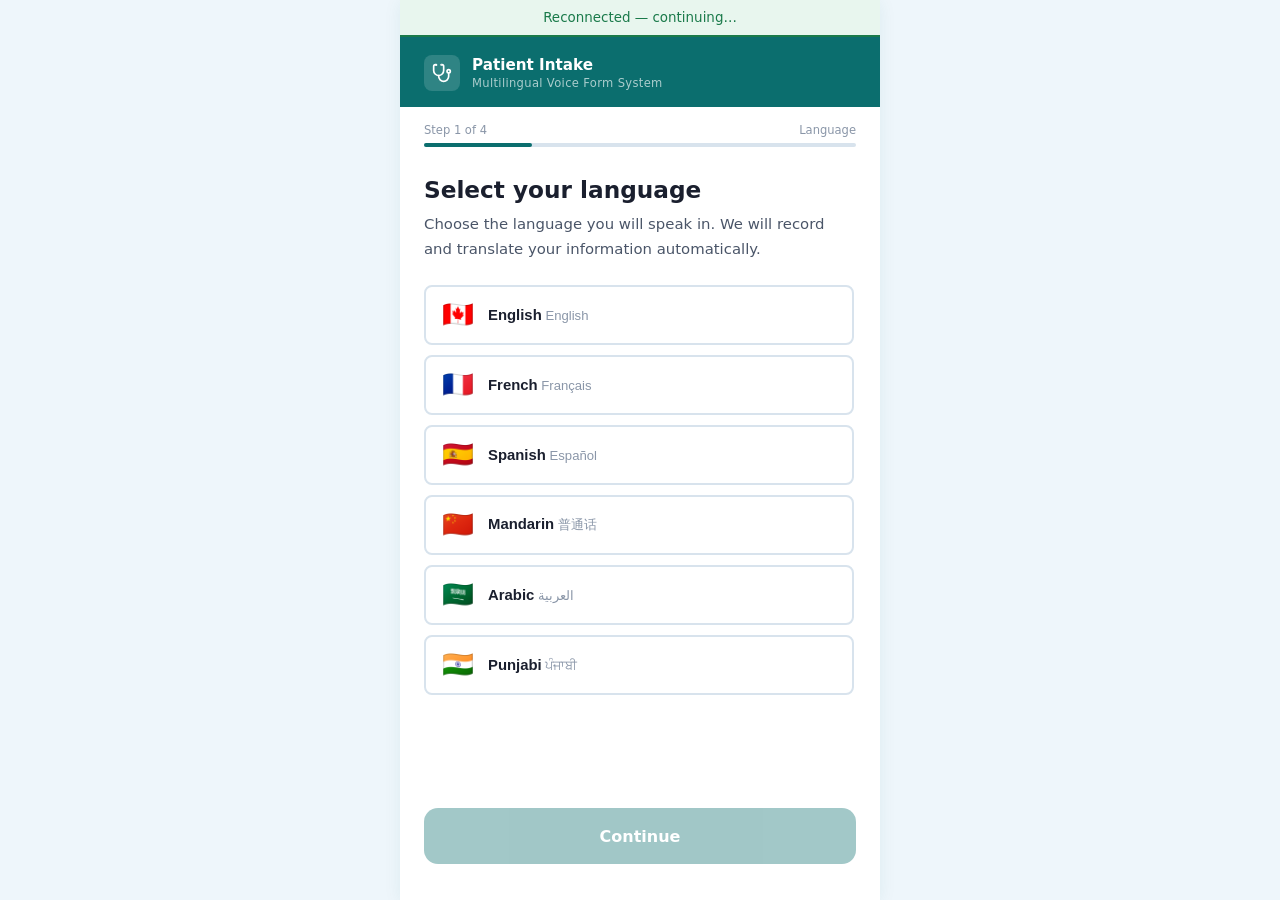
<file: static/index.html>
<!DOCTYPE html>
<html lang="en">
<head>
  <meta charset="UTF-8" />
  <meta name="viewport" content="width=device-width, initial-scale=1.0" />
  <title>Patient Intake — MVFHIS</title>
  <!--
    Azure Easy Auth intercepts this page before it loads.
    If no valid session exists, the patient is redirected to
    Microsoft Entra External ID login automatically.
    This redirect only runs if the session is already valid.
  -->
  <meta http-equiv="refresh" content="0;url=screen2-language.html" />
</head>
<body>
  <p>Loading…</p>
</body>
</html>
</file>
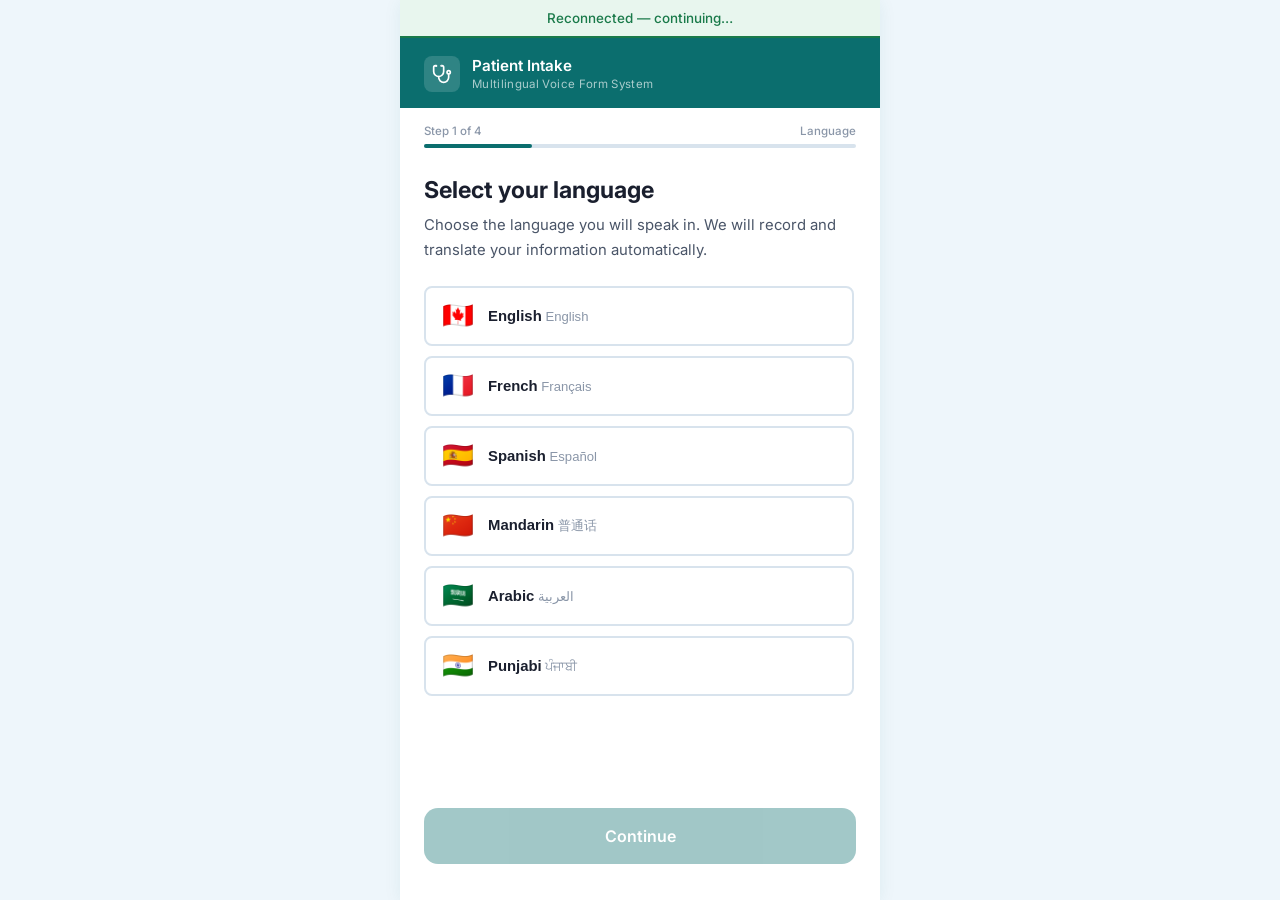
<file: static/screen2-language.html>
<!DOCTYPE html>
<html lang="en">
<head>
  <meta charset="UTF-8" />
  <meta name="viewport" content="width=device-width, initial-scale=1.0" />
  <title>Select Language — Patient Intake</title>
  <link rel="stylesheet" href="css/styles.css" />
</head>
<body>

<div class="shell">

  <div class="network-banner" id="network-banner"></div>

  <header class="header">
    <div class="header-icon" aria-hidden="true">
      <!-- Stethoscope icon -->
      <svg width="20" height="20" viewBox="0 0 24 24" fill="none"
           stroke="white" stroke-width="2" stroke-linecap="round" stroke-linejoin="round">
        <path d="M4.8 2.3A.3.3 0 1 0 5 2H4a2 2 0 0 0-2 2v5a6 6 0 0 0 6 6 6 6 0 0 0 6-6V4a2 2 0 0 0-2-2h-1a.2.2 0 1 0 .3.3"/>
        <path d="M8 15v1a6 6 0 0 0 6 6v0a6 6 0 0 0 6-6v-4"/>
        <circle cx="20" cy="10" r="2"/>
      </svg>
    </div>
    <div class="header-text">
      <div class="header-title">Patient Intake</div>
      <div class="header-sub">Multilingual Voice Form System</div>
    </div>
  </header>

  <div class="progress-wrap">
    <div class="progress-label">
      <span>Step 1 of 4</span>
      <span>Language</span>
    </div>
    <div class="progress-bar" role="progressbar" aria-valuenow="25" aria-valuemin="0" aria-valuemax="100">
      <div class="progress-fill" style="width:25%"></div>
      <!-- Step 1: Language (25%) — PRD Screen 2 -->
    </div>
  </div>

  <main class="main">
    <h1 class="screen-title">Select your language</h1>
    <p class="screen-desc">
      Choose the language you will speak in. We will record and translate your information automatically.
    </p>

    <div class="lang-list" role="group" aria-label="Select a language">

      <button class="lang-card" data-language="English" data-code="en-CA"
              aria-pressed="false" type="button">
        <span class="lang-flag" aria-hidden="true">🇨🇦</span>
        <span class="lang-names">
          <span class="lang-name">English</span>
          <span class="lang-native">English</span>
        </span>
        <svg class="lang-check" width="20" height="20" viewBox="0 0 24 24" fill="none"
             stroke="var(--teal)" stroke-width="2.5" stroke-linecap="round" stroke-linejoin="round" aria-hidden="true">
          <polyline points="20 6 9 17 4 12"/>
        </svg>
      </button>

      <button class="lang-card" data-language="French" data-code="fr-FR"
              aria-pressed="false" type="button">
        <span class="lang-flag" aria-hidden="true">🇫🇷</span>
        <span class="lang-names">
          <span class="lang-name">French</span>
          <span class="lang-native">Français</span>
        </span>
        <svg class="lang-check" width="20" height="20" viewBox="0 0 24 24" fill="none"
             stroke="var(--teal)" stroke-width="2.5" stroke-linecap="round" stroke-linejoin="round" aria-hidden="true">
          <polyline points="20 6 9 17 4 12"/>
        </svg>
      </button>

      <button class="lang-card" data-language="Spanish" data-code="es-ES"
              aria-pressed="false" type="button">
        <span class="lang-flag" aria-hidden="true">🇪🇸</span>
        <span class="lang-names">
          <span class="lang-name">Spanish</span>
          <span class="lang-native">Español</span>
        </span>
        <svg class="lang-check" width="20" height="20" viewBox="0 0 24 24" fill="none"
             stroke="var(--teal)" stroke-width="2.5" stroke-linecap="round" stroke-linejoin="round" aria-hidden="true">
          <polyline points="20 6 9 17 4 12"/>
        </svg>
      </button>

      <button class="lang-card" data-language="Mandarin" data-code="zh-CN"
              aria-pressed="false" type="button">
        <span class="lang-flag" aria-hidden="true">🇨🇳</span>
        <span class="lang-names">
          <span class="lang-name">Mandarin</span>
          <span class="lang-native">普通话</span>
        </span>
        <svg class="lang-check" width="20" height="20" viewBox="0 0 24 24" fill="none"
             stroke="var(--teal)" stroke-width="2.5" stroke-linecap="round" stroke-linejoin="round" aria-hidden="true">
          <polyline points="20 6 9 17 4 12"/>
        </svg>
      </button>

      <button class="lang-card" data-language="Arabic" data-code="ar-SA"
              aria-pressed="false" type="button">
        <span class="lang-flag" aria-hidden="true">🇸🇦</span>
        <span class="lang-names">
          <span class="lang-name">Arabic</span>
          <span class="lang-native">العربية</span>
        </span>
        <svg class="lang-check" width="20" height="20" viewBox="0 0 24 24" fill="none"
             stroke="var(--teal)" stroke-width="2.5" stroke-linecap="round" stroke-linejoin="round" aria-hidden="true">
          <polyline points="20 6 9 17 4 12"/>
        </svg>
      </button>

      <button class="lang-card" data-language="Punjabi" data-code="pa-IN"
              aria-pressed="false" type="button">
        <span class="lang-flag" aria-hidden="true">🇮🇳</span>
        <span class="lang-names">
          <span class="lang-name">Punjabi</span>
          <span class="lang-native">ਪੰਜਾਬੀ</span>
        </span>
        <svg class="lang-check" width="20" height="20" viewBox="0 0 24 24" fill="none"
             stroke="var(--teal)" stroke-width="2.5" stroke-linecap="round" stroke-linejoin="round" aria-hidden="true">
          <polyline points="20 6 9 17 4 12"/>
        </svg>
      </button>

      <button class="lang-card" data-language="Tagalog" data-code="fil-PH"
              aria-pressed="false" type="button">
        <span class="lang-flag" aria-hidden="true">🇵🇭</span>
        <span class="lang-names">
          <span class="lang-name">Tagalog</span>
          <span class="lang-native">Tagalog</span>
        </span>
        <svg class="lang-check" width="20" height="20" viewBox="0 0 24 24" fill="none"
             stroke="var(--teal)" stroke-width="2.5" stroke-linecap="round" stroke-linejoin="round" aria-hidden="true">
          <polyline points="20 6 9 17 4 12"/>
        </svg>
      </button>

      <button class="lang-card" data-language="Portuguese" data-code="pt-BR"
              aria-pressed="false" type="button">
        <span class="lang-flag" aria-hidden="true">🇧🇷</span>
        <span class="lang-names">
          <span class="lang-name">Portuguese</span>
          <span class="lang-native">Português</span>
        </span>
        <svg class="lang-check" width="20" height="20" viewBox="0 0 24 24" fill="none"
             stroke="var(--teal)" stroke-width="2.5" stroke-linecap="round" stroke-linejoin="round" aria-hidden="true">
          <polyline points="20 6 9 17 4 12"/>
        </svg>
      </button>

      <button class="lang-card" data-language="Hindi" data-code="hi-IN"
              aria-pressed="false" type="button">
        <span class="lang-flag" aria-hidden="true">🇮🇳</span>
        <span class="lang-names">
          <span class="lang-name">Hindi</span>
          <span class="lang-native">हिन्दी</span>
        </span>
        <svg class="lang-check" width="20" height="20" viewBox="0 0 24 24" fill="none"
             stroke="var(--teal)" stroke-width="2.5" stroke-linecap="round" stroke-linejoin="round" aria-hidden="true">
          <polyline points="20 6 9 17 4 12"/>
        </svg>
      </button>

      <button class="lang-card" data-language="Vietnamese" data-code="vi-VN"
              aria-pressed="false" type="button">
        <span class="lang-flag" aria-hidden="true">🇻🇳</span>
        <span class="lang-names">
          <span class="lang-name">Vietnamese</span>
          <span class="lang-native">Tiếng Việt</span>
        </span>
        <svg class="lang-check" width="20" height="20" viewBox="0 0 24 24" fill="none"
             stroke="var(--teal)" stroke-width="2.5" stroke-linecap="round" stroke-linejoin="round" aria-hidden="true">
          <polyline points="20 6 9 17 4 12"/>
        </svg>
      </button>

    </div>
  </main>

  <footer class="footer">
    <button class="btn btn-primary" id="continue-btn" disabled type="button">
      Continue
    </button>
  </footer>

</div>

<div class="modal-overlay" id="session-warning-modal" role="dialog" aria-modal="true" aria-labelledby="modal-title">
  <div class="modal">
    <div class="modal-handle"></div>
    <div class="modal-title" id="modal-title">Are you still there?</div>
    <p class="modal-body">
      To protect your privacy, your session will end in 2 minutes. Tap below to stay logged in.
    </p>
    <button class="btn btn-primary" onclick="SESSION.stayActive()" type="button">
      I'm still here
    </button>
  </div>
</div>

<script src="js/session.js"></script>
<script src="js/screen2.js"></script>
</body>
</html>
</file>
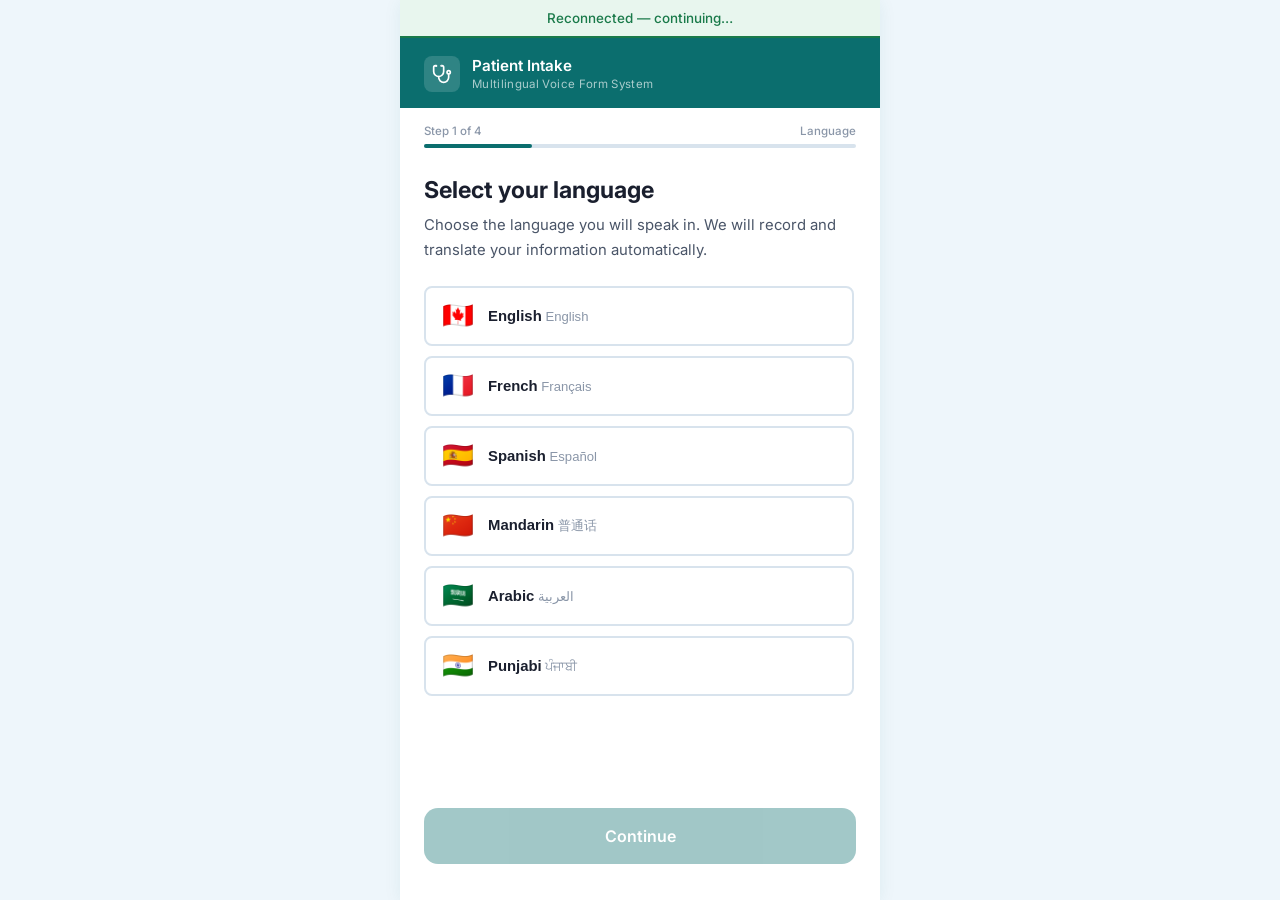
<file: static/screen3-record.html>
<!DOCTYPE html>
<html lang="en">
<head>
  <meta charset="UTF-8" />
  <meta name="viewport" content="width=device-width, initial-scale=1.0" />
  <title>Record Your Information — Patient Intake</title>
  <link rel="stylesheet" href="css/styles.css" />
</head>
<body>
<!--
  Screen 3 — Field-by-field voice recording (v2 spec)
  12 fields, one at a time. Each recording is converted to WAV and held in
  browser memory. Nothing is sent until all fields are done and the patient
  taps Submit — then all 12 labelled WAV clips go up in ONE request.
-->

<div class="shell">

  <div class="network-banner" id="network-banner"></div>

  <header class="header">
    <div class="header-icon" aria-hidden="true">
      <svg width="20" height="20" viewBox="0 0 24 24" fill="none"
           stroke="white" stroke-width="2" stroke-linecap="round" stroke-linejoin="round">
        <path d="M4.8 2.3A.3.3 0 1 0 5 2H4a2 2 0 0 0-2 2v5a6 6 0 0 0 6 6 6 6 0 0 0 6-6V4a2 2 0 0 0-2-2h-1a.2.2 0 1 0 .3.3"/>
        <path d="M8 15v1a6 6 0 0 0 6 6v0a6 6 0 0 0 6-6v-4"/>
        <circle cx="20" cy="10" r="2"/>
      </svg>
    </div>
    <div class="header-text">
      <div class="header-title">Patient Intake</div>
      <div class="header-sub">Multilingual Voice Form System</div>
    </div>
  </header>

  <div class="progress-wrap">
    <div class="progress-label">
      <span>Step 2 of 4</span>
      <span>Voice Recording</span>
    </div>
    <div class="progress-bar" role="progressbar" aria-valuenow="50" aria-valuemin="0" aria-valuemax="100">
      <div class="progress-fill" style="width:50%"></div>
    </div>
  </div>

  <main class="main">

    <!-- Field dot progress + counter -->
    <div class="field-progress">
      <div class="field-dots" id="field-dots" aria-hidden="true"></div>
      <div class="field-counter" id="field-counter">1 / 12</div>
    </div>

    <!-- Current field card -->
    <div class="field-card">
      <div class="field-number"  id="field-number">Field 1 of 12</div>
      <div class="field-label"   id="field-label">Patient Name</div>
      <div class="field-prompt"  id="field-prompt">Please say your full name.</div>
    </div>

    <!-- Permission denied -->
    <div class="permission-banner" id="permission-banner" role="alert">
      <strong>Microphone access is required.</strong><br />
      Please enable it in your phone settings, then come back and try again.
    </div>

    <div class="error-banner" id="error-banner" role="alert"></div>

    <!-- Answer saved confirmation -->
    <div class="confirm-banner" id="confirm-banner" role="status">
      <svg width="16" height="16" viewBox="0 0 24 24" fill="none"
           stroke="currentColor" stroke-width="2.5" stroke-linecap="round" aria-hidden="true">
        <polyline points="20 6 9 17 4 12"/>
      </svg>
      Answer saved — tap Next to continue
    </div>

    <!-- Record controls -->
    <div class="record-controls">
      <div class="waveform" id="waveform" aria-hidden="true">
        <span></span><span></span><span></span><span></span>
        <span></span><span></span><span></span>
      </div>

      <button class="record-btn" id="record-btn" type="button" aria-label="Tap to start recording">
        <svg width="38" height="38" viewBox="0 0 24 24" fill="none"
             stroke="white" stroke-width="2" stroke-linecap="round" stroke-linejoin="round" aria-hidden="true">
          <path d="M12 1a3 3 0 0 0-3 3v8a3 3 0 0 0 6 0V4a3 3 0 0 0-3-3z"/>
          <path d="M19 10v2a7 7 0 0 1-14 0v-2"/>
          <line x1="12" y1="19" x2="12" y2="23"/>
          <line x1="8"  y1="23" x2="16" y2="23"/>
        </svg>
        <span class="record-btn-label" id="record-btn-label">Tap to Record</span>
      </button>

      <div class="record-timer" id="record-timer" aria-live="polite">00:00</div>

      <div class="record-row">
        <button class="btn btn-danger btn-sm" id="stop-btn" disabled type="button">
          <svg width="14" height="14" viewBox="0 0 24 24" fill="currentColor" aria-hidden="true">
            <rect x="4" y="4" width="16" height="16" rx="2"/>
          </svg>
          Stop
        </button>
        <button class="btn btn-outline btn-sm" id="play-btn" disabled type="button">
          <svg width="14" height="14" viewBox="0 0 24 24" fill="currentColor" aria-hidden="true">
            <polygon points="5,3 19,12 5,21"/>
          </svg>
          Play Back
        </button>
        <button class="btn btn-outline btn-sm" id="rerecord-btn" disabled type="button">
          <svg width="14" height="14" viewBox="0 0 24 24" fill="none"
               stroke="currentColor" stroke-width="2" stroke-linecap="round" aria-hidden="true">
            <polyline points="1 4 1 10 7 10"/>
            <path d="M3.51 15a9 9 0 1 0 .49-4"/>
          </svg>
          Re-record
        </button>
      </div>
    </div>

  </main>

  <footer class="footer">
    <div class="nav-row">
      <button class="btn btn-outline" id="prev-btn" type="button" disabled>← Previous</button>
      <button class="btn btn-primary" id="next-btn" type="button" disabled>Next →</button>
    </div>
    <!-- Submit appears only on the last field once all are recorded -->
    <button class="btn btn-primary" id="submit-btn" type="button"
            style="display:none; margin-top:10px; font-size:1.05rem;">
      Submit All Answers
    </button>
  </footer>

</div>

<!-- Re-record confirm modal -->
<div class="modal-overlay" id="rerecord-confirm-modal" role="dialog" aria-modal="true" aria-labelledby="rr-title">
  <div class="modal">
    <div class="modal-handle"></div>
    <div class="modal-title" id="rr-title">Delete this recording?</div>
    <p class="modal-body">Your answer for this field will be deleted and you'll record it again. Continue?</p>
    <button class="btn btn-danger btn-sm" id="rerecord-confirm-yes" type="button" style="margin-bottom:10px;">
      Yes, re-record
    </button>
    <button class="btn btn-outline btn-sm" id="rerecord-confirm-no" type="button">
      No, keep it
    </button>
  </div>
</div>

<!-- Session warning modal -->
<div class="modal-overlay" id="session-warning-modal" role="dialog" aria-modal="true" aria-labelledby="sw-title">
  <div class="modal">
    <div class="modal-handle"></div>
    <div class="modal-title" id="sw-title">Are you still there?</div>
    <p class="modal-body">To protect your privacy, your session will end in 2 minutes. Tap below to stay logged in.</p>
    <button class="btn btn-primary" onclick="SESSION.stayActive()" type="button">I'm still here</button>
  </div>
</div>

<script src="js/session.js"></script>
<script src="js/wav-encoder.js"></script>
<script src="js/screen3.js"></script>
</body>
</html>
</file>
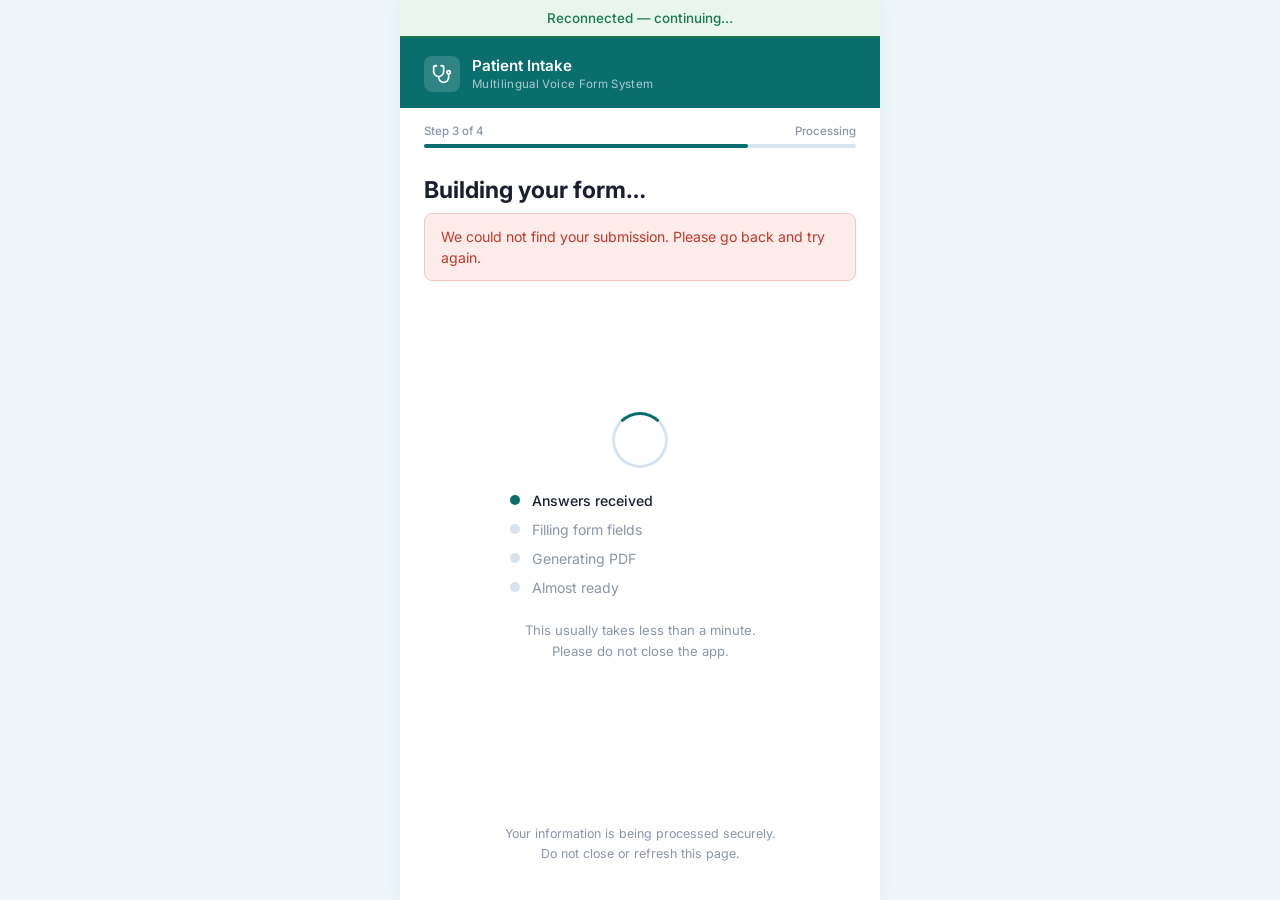
<file: static/screen4-processing.html>
<!DOCTYPE html>
<html lang="en">
<head>
  <meta charset="UTF-8" />
  <meta name="viewport" content="width=device-width, initial-scale=1.0" />
  <title>Processing Your Form — Patient Intake</title>
  <link rel="stylesheet" href="css/styles.css" />
</head>
<body>

<div class="shell">

  <div class="network-banner" id="network-banner"></div>

  <header class="header">
    <div class="header-icon" aria-hidden="true">
      <svg width="20" height="20" viewBox="0 0 24 24" fill="none"
           stroke="white" stroke-width="2" stroke-linecap="round" stroke-linejoin="round">
        <path d="M4.8 2.3A.3.3 0 1 0 5 2H4a2 2 0 0 0-2 2v5a6 6 0 0 0 6 6 6 6 0 0 0 6-6V4a2 2 0 0 0-2-2h-1a.2.2 0 1 0 .3.3"/>
        <path d="M8 15v1a6 6 0 0 0 6 6v0a6 6 0 0 0 6-6v-4"/>
        <circle cx="20" cy="10" r="2"/>
      </svg>
    </div>
    <div class="header-text">
      <div class="header-title">Patient Intake</div>
      <div class="header-sub">Multilingual Voice Form System</div>
    </div>
  </header>

  <div class="progress-wrap">
    <div class="progress-label">
      <span>Step 3 of 4</span>
      <span>Processing</span>
    </div>
    <div class="progress-bar" role="progressbar" aria-valuenow="75" aria-valuemin="0" aria-valuemax="100">
      <div class="progress-fill" style="width:75%"></div>
    </div>
  </div>

  <main class="main">
    <h1 class="screen-title">Building your form…</h1>

    <div class="error-banner" id="error-banner" role="alert" aria-live="polite"></div>
    <button class="btn btn-outline btn-sm" id="retry-btn" type="button"
            style="display:none; margin-bottom:16px;">Try Again</button>

    <div class="processing-center">
      <div class="spinner" aria-hidden="true"></div>

      <div class="stages" role="list">
        <div class="stage-item active" role="listitem">
          <span class="stage-dot" aria-hidden="true"></span>
          <svg class="stage-tick" width="14" height="14" viewBox="0 0 24 24" fill="none"
               stroke="var(--success)" stroke-width="2.5" stroke-linecap="round" aria-hidden="true">
            <polyline points="20 6 9 17 4 12"/>
          </svg>
          <span>Answers received</span>
        </div>
        <div class="stage-item" role="listitem">
          <span class="stage-dot" aria-hidden="true"></span>
          <svg class="stage-tick" width="14" height="14" viewBox="0 0 24 24" fill="none"
               stroke="var(--success)" stroke-width="2.5" stroke-linecap="round" aria-hidden="true">
            <polyline points="20 6 9 17 4 12"/>
          </svg>
          <span>Filling form fields</span>
        </div>
        <div class="stage-item" role="listitem">
          <span class="stage-dot" aria-hidden="true"></span>
          <svg class="stage-tick" width="14" height="14" viewBox="0 0 24 24" fill="none"
               stroke="var(--success)" stroke-width="2.5" stroke-linecap="round" aria-hidden="true">
            <polyline points="20 6 9 17 4 12"/>
          </svg>
          <span>Generating PDF</span>
        </div>
        <div class="stage-item" role="listitem">
          <span class="stage-dot" aria-hidden="true"></span>
          <svg class="stage-tick" width="14" height="14" viewBox="0 0 24 24" fill="none"
               stroke="var(--success)" stroke-width="2.5" stroke-linecap="round" aria-hidden="true">
            <polyline points="20 6 9 17 4 12"/>
          </svg>
          <span>Almost ready</span>
        </div>
      </div>

      <p class="processing-note" aria-live="polite">
        This usually takes less than a minute.<br />
        Please do not close the app.
      </p>
    </div>
  </main>

  <footer class="footer">
    <p style="font-size:0.78rem; color:var(--muted); text-align:center; line-height:1.6;">
      Your information is being processed securely.<br />
      Do not close or refresh this page.
    </p>
  </footer>

</div>

<div class="modal-overlay" id="session-warning-modal" role="dialog" aria-modal="true" aria-labelledby="modal-title">
  <div class="modal">
    <div class="modal-handle"></div>
    <div class="modal-title" id="modal-title">Are you still there?</div>
    <p class="modal-body">
      To protect your privacy, your session will end in 2 minutes. Tap below to stay logged in.
    </p>
    <button class="btn btn-primary" onclick="SESSION.stayActive()" type="button">
      I'm still here
    </button>
  </div>
</div>

<script src="js/session.js"></script>
<script src="js/screen4.js"></script>
</body>
</html>
</file>
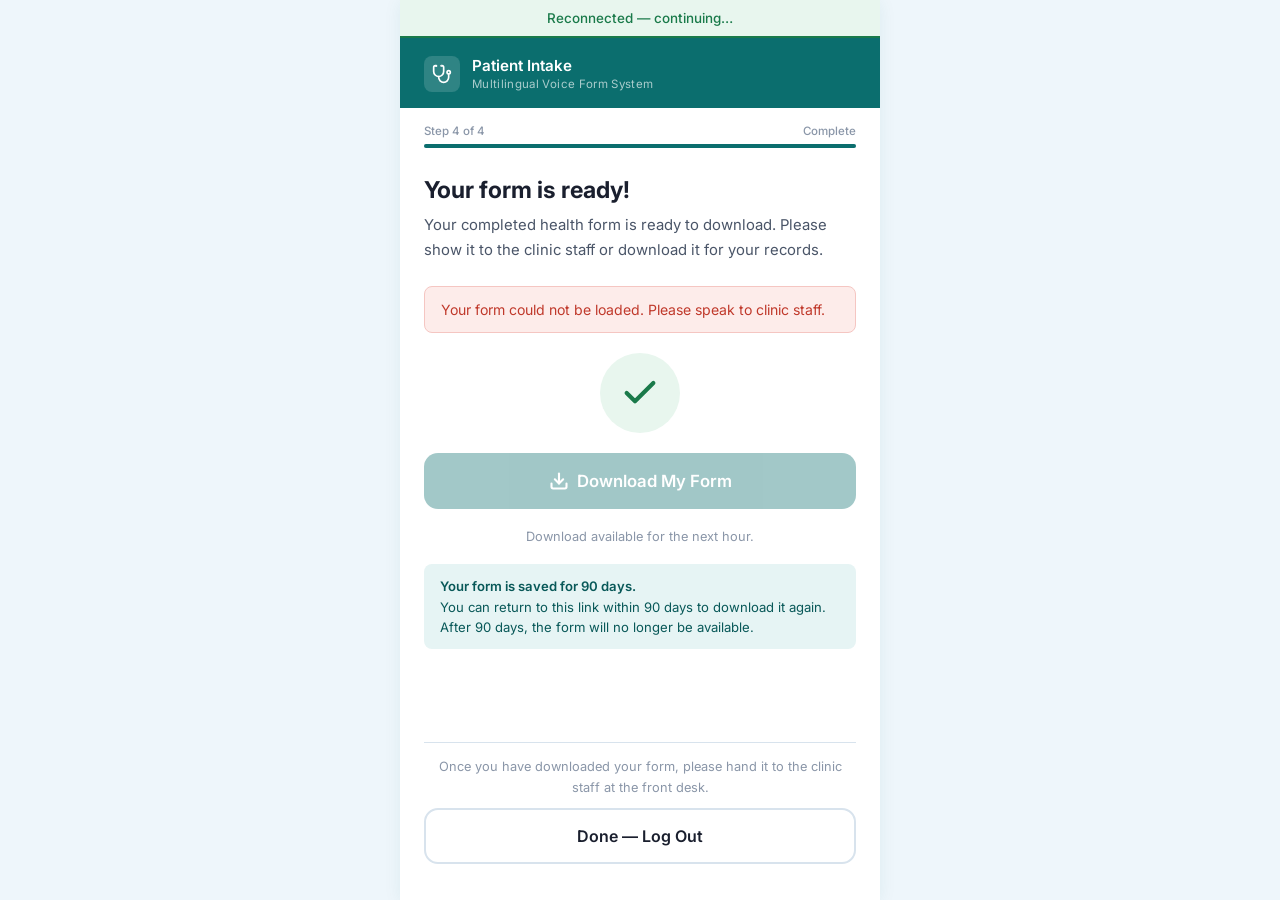
<file: static/screen5-download.html>
<!DOCTYPE html>
<html lang="en">
<head>
  <meta charset="UTF-8" />
  <meta name="viewport" content="width=device-width, initial-scale=1.0" />
  <title>Your Form is Ready — Patient Intake</title>
  <link rel="stylesheet" href="css/styles.css" />
</head>
<body>

<div class="shell">

  <div class="network-banner" id="network-banner"></div>

  <header class="header">
    <div class="header-icon" aria-hidden="true">
      <svg width="20" height="20" viewBox="0 0 24 24" fill="none"
           stroke="white" stroke-width="2" stroke-linecap="round" stroke-linejoin="round">
        <path d="M4.8 2.3A.3.3 0 1 0 5 2H4a2 2 0 0 0-2 2v5a6 6 0 0 0 6 6 6 6 0 0 0 6-6V4a2 2 0 0 0-2-2h-1a.2.2 0 1 0 .3.3"/>
        <path d="M8 15v1a6 6 0 0 0 6 6v0a6 6 0 0 0 6-6v-4"/>
        <circle cx="20" cy="10" r="2"/>
      </svg>
    </div>
    <div class="header-text">
      <div class="header-title">Patient Intake</div>
      <div class="header-sub">Multilingual Voice Form System</div>
    </div>
  </header>

  <div class="progress-wrap">
    <div class="progress-label">
      <span>Step 4 of 4</span>
      <span>Complete</span>
    </div>
    <div class="progress-bar" role="progressbar" aria-valuenow="100" aria-valuemin="0" aria-valuemax="100">
      <div class="progress-fill" style="width:100%"></div>
    </div>
  </div>

  <main class="main">
    <h1 class="screen-title">Your form is ready!</h1>
    <p class="screen-desc">
      Your completed health form is ready to download. Please show it to the clinic staff or download it for your records.
    </p>

    <!-- Error + Refresh -->
    <div class="error-banner" id="error-banner" role="alert"></div>
    <button class="btn btn-outline btn-sm" id="refresh-btn" type="button"
            style="display:none; margin-bottom:12px;">
      <svg width="16" height="16" viewBox="0 0 24 24" fill="none"
           stroke="currentColor" stroke-width="2" stroke-linecap="round" stroke-linejoin="round"
           aria-hidden="true">
        <polyline points="1 4 1 10 7 10"/>
        <path d="M3.51 15a9 9 0 1 0 .49-4"/>
      </svg>
      Get a New Link
    </button>

    <div class="download-area">

      <!-- Success icon -->
      <div class="success-circle" aria-hidden="true">
        <svg width="40" height="40" viewBox="0 0 24 24" fill="none"
             stroke="var(--success)" stroke-width="2.5" stroke-linecap="round" stroke-linejoin="round">
          <polyline points="20 6 9 17 4 12"/>
        </svg>
      </div>

      <!-- Download button — large per PRD -->
      <button class="btn btn-primary" id="download-btn" type="button"
              style="font-size:1.05rem;"
              aria-label="Download your completed health form as a PDF">
        <svg width="20" height="20" viewBox="0 0 24 24" fill="none"
             stroke="currentColor" stroke-width="2.5" stroke-linecap="round" stroke-linejoin="round"
             aria-hidden="true">
          <path d="M21 15v4a2 2 0 0 1-2 2H5a2 2 0 0 1-2-2v-4"/>
          <polyline points="7 10 12 15 17 10"/>
          <line x1="12" y1="15" x2="12" y2="3"/>
        </svg>
        Download My Form
      </button>

      <!-- v2: static note shown when >10 min remaining, countdown only under 10 min -->
      <p id="sas-static-note" style="font-size:0.80rem; color:var(--muted); text-align:center;">
        Download available for the next hour.
      </p>
      <p id="sas-timer-wrap" style="display:none; font-size:0.80rem; color:var(--muted); text-align:center;">
        Download link expires in <span id="sas-timer" style="font-weight:600; color:var(--text);">10:00</span>
      </p>

      <!-- 90-day retention note per PRD -->
      <div class="retention-note">
        <strong>Your form is saved for 90 days.</strong><br />
        You can return to this link within 90 days to download it again.
        After 90 days, the form will no longer be available.
      </div>

    </div>
  </main>

  <footer class="footer">
    <hr class="divider" />
    <p style="font-size:0.80rem; color:var(--muted); text-align:center; line-height:1.6; padding: 0 4px;">
      Once you have downloaded your form, please hand it to the clinic staff at the front desk.
    </p>
    <!-- Done button logs out — protects data on shared clinic tablets -->
    <button class="btn btn-outline" onclick="SESSION.logout('user-done')" type="button">
      Done — Log Out
    </button>
  </footer>

</div>

<div class="modal-overlay" id="session-warning-modal" role="dialog" aria-modal="true" aria-labelledby="modal-title">
  <div class="modal">
    <div class="modal-handle"></div>
    <div class="modal-title" id="modal-title">Are you still there?</div>
    <p class="modal-body">
      To protect your privacy, your session will end in 2 minutes. Tap below to stay logged in.
    </p>
    <button class="btn btn-primary" onclick="SESSION.stayActive()" type="button">
      I'm still here
    </button>
  </div>
</div>

<script src="js/session.js"></script>
<script src="js/screen5.js"></script>
</body>
</html>
</file>
<file: static/css/styles.css>
/* ============================================================
   MVFHIS — Multilingual Voice Form Health Intake System
   Health Clinic Patient App
   Mobile-first · PRD Section 5 compliant · PIPEDA/PHIPA context
   ============================================================ */

@import url('https://fonts.googleapis.com/css2?family=Inter:wght@300;400;500;600;700&display=swap');

/* ---------- Tokens ---------- */
:root {
  --teal:        #0B6E6E;   /* primary — calm clinical teal */
  --teal-dark:   #085858;
  --teal-light:  #E6F4F4;
  --blue-soft:   #EEF6FB;   /* page background — soft and clean */
  --white:       #FFFFFF;
  --text:        #1A1F2E;   /* primary text */
  --slate:       #4A5568;   /* body text */
  --muted:       #8A96A8;   /* captions, hints */
  --border:      #D8E3ED;
  --error:       #C0392B;
  --error-bg:    #FDECEA;
  --success:     #1A7A4A;
  --success-bg:  #E8F6EE;
  --recording:   #E53E3E;
  --warning:     #B45309;
  --warning-bg:  #FEF3C7;

  --radius:      14px;
  --radius-sm:   8px;
  --shadow:      0 2px 16px rgba(11,110,110,0.08);
  --shadow-sm:   0 1px 6px rgba(11,110,110,0.06);

  --font: 'Inter', system-ui, -apple-system, sans-serif;
}

/* ---------- Reset ---------- */
*, *::before, *::after { box-sizing: border-box; margin: 0; padding: 0; }
html { font-size: 16px; -webkit-text-size-adjust: 100%; }
body {
  font-family: var(--font);
  background: var(--blue-soft);
  color: var(--slate);
  min-height: 100vh;
  display: flex;
  flex-direction: column;
  align-items: center;
}

/* ---------- Layout Shell ---------- */
.shell {
  width: 100%;
  max-width: 480px;
  min-height: 100vh;
  background: var(--white);
  display: flex;
  flex-direction: column;
  box-shadow: var(--shadow);
  position: relative;
}

/* ---------- Header ---------- */
.header {
  background: var(--teal);
  padding: 18px 24px 16px;
  display: flex;
  align-items: center;
  gap: 12px;
  flex-shrink: 0;
}
.header-icon {
  width: 36px;
  height: 36px;
  background: rgba(255,255,255,0.15);
  border-radius: 8px;
  display: flex;
  align-items: center;
  justify-content: center;
  flex-shrink: 0;
}
.header-text {}
.header-title {
  font-size: 0.95rem;
  font-weight: 600;
  color: var(--white);
  line-height: 1.2;
}
.header-sub {
  font-size: 0.72rem;
  color: rgba(255,255,255,0.65);
  margin-top: 2px;
  letter-spacing: 0.03em;
}

/* ---------- Progress Bar ---------- */
.progress-wrap {
  padding: 0 24px;
  background: var(--white);
  padding-top: 16px;
  padding-bottom: 4px;
  flex-shrink: 0;
}
.progress-label {
  font-size: 0.72rem;
  font-weight: 500;
  color: var(--muted);
  margin-bottom: 6px;
  display: flex;
  justify-content: space-between;
}
.progress-bar {
  background: var(--border);
  height: 4px;
  width: 100%;
  border-radius: 99px;
}
.progress-fill {
  height: 100%;
  background: var(--teal);
  border-radius: 99px;
  transition: width 0.4s ease;
}

/* ---------- Main Content ---------- */
.main {
  flex: 1;
  padding: 24px 24px 16px;
  display: flex;
  flex-direction: column;
}

.screen-title {
  font-size: 1.45rem;
  font-weight: 700;
  color: var(--text);
  line-height: 1.25;
  margin-bottom: 8px;
}
.screen-desc {
  font-size: 0.93rem;
  color: var(--slate);
  line-height: 1.65;
  margin-bottom: 24px;
}

/* ---------- Language List (Screen 2) ---------- */
.lang-list {
  display: flex;
  flex-direction: column;
  gap: 10px;
  margin-bottom: 24px;
  overflow-y: auto;
  max-height: 420px;
  padding-right: 2px;
}
.lang-card {
  border: 2px solid var(--border);
  border-radius: var(--radius-sm);
  padding: 14px 16px;
  display: flex;
  align-items: center;
  gap: 14px;
  cursor: pointer;
  background: var(--white);
  transition: border-color 0.15s, background 0.15s;
  min-height: 60px;
  text-align: left;
  width: 100%;
  -webkit-tap-highlight-color: transparent;
}
.lang-card:active { background: var(--teal-light); }
.lang-card.selected {
  border-color: var(--teal);
  background: var(--teal-light);
}
.lang-card.selected .lang-check { opacity: 1; }
.lang-flag { font-size: 1.6rem; line-height: 1; flex-shrink: 0; }
.lang-names { flex: 1; }
.lang-name   { font-size: 0.93rem; font-weight: 600; color: var(--text); }
.lang-native { font-size: 0.82rem; color: var(--muted); margin-top: 1px; }
.lang-check {
  opacity: 0;
  transition: opacity 0.15s;
  flex-shrink: 0;
}

/* ---------- Record Area (Screen 3) ---------- */
.record-area {
  display: flex;
  flex-direction: column;
  align-items: center;
  gap: 16px;
  padding: 12px 0 24px;
}

.record-btn {
  width: 128px;
  height: 128px;
  border-radius: 50%;
  background: var(--teal);
  border: none;
  cursor: pointer;
  display: flex;
  flex-direction: column;
  align-items: center;
  justify-content: center;
  gap: 8px;
  box-shadow: 0 6px 24px rgba(11,110,110,0.30);
  transition: background 0.2s, transform 0.12s;
  -webkit-tap-highlight-color: transparent;
  position: relative;
}
.record-btn:active { transform: scale(0.96); }
.record-btn.recording {
  background: var(--recording);
  animation: pulse 1.4s ease-in-out infinite;
}
.record-btn-label {
  font-size: 0.68rem;
  font-weight: 600;
  color: rgba(255,255,255,0.90);
  letter-spacing: 0.05em;
  text-transform: uppercase;
  pointer-events: none;
}

/* Waveform bars — visual indicator while recording */
.waveform {
  display: flex;
  align-items: center;
  gap: 3px;
  height: 24px;
  opacity: 0;
  transition: opacity 0.3s;
}
.waveform.active { opacity: 1; }
.waveform span {
  display: block;
  width: 3px;
  background: var(--teal);
  border-radius: 99px;
  animation: wave 0.8s ease-in-out infinite;
}
.waveform span:nth-child(1) { animation-delay: 0.0s; height: 8px; }
.waveform span:nth-child(2) { animation-delay: 0.1s; height: 16px; }
.waveform span:nth-child(3) { animation-delay: 0.2s; height: 22px; }
.waveform span:nth-child(4) { animation-delay: 0.3s; height: 14px; }
.waveform span:nth-child(5) { animation-delay: 0.2s; height: 22px; }
.waveform span:nth-child(6) { animation-delay: 0.1s; height: 16px; }
.waveform span:nth-child(7) { animation-delay: 0.0s; height: 8px; }

@keyframes wave {
  0%, 100% { transform: scaleY(0.5); }
  50%       { transform: scaleY(1.2); }
}

@keyframes pulse {
  0%, 100% { box-shadow: 0 6px 24px rgba(229,62,62,0.30); }
  50%       { box-shadow: 0 6px 40px rgba(229,62,62,0.55), 0 0 0 14px rgba(229,62,62,0.10); }
}

.record-timer {
  font-size: 2rem;
  font-weight: 300;
  color: var(--text);
  letter-spacing: 0.06em;
  min-height: 44px;
  line-height: 1;
}
.record-countdown {
  font-size: 0.82rem;
  color: var(--error);
  font-weight: 500;
  min-height: 18px;
  text-align: center;
}
.record-min-note {
  font-size: 0.78rem;
  color: var(--muted);
  min-height: 18px;
  text-align: center;
}

.action-row {
  display: flex;
  gap: 10px;
  width: 100%;
}

/* ---------- Processing Screen (Screen 4) ---------- */
.processing-center {
  flex: 1;
  display: flex;
  flex-direction: column;
  align-items: center;
  justify-content: center;
  text-align: center;
  gap: 24px;
  padding: 16px 0 32px;
}
.spinner {
  width: 56px;
  height: 56px;
  border: 3px solid var(--border);
  border-top-color: var(--teal);
  border-radius: 50%;
  animation: spin 0.85s linear infinite;
}
@keyframes spin { to { transform: rotate(360deg); } }

.stages {
  display: flex;
  flex-direction: column;
  gap: 12px;
  width: 100%;
  max-width: 260px;
  text-align: left;
}
.stage-item {
  display: flex;
  align-items: center;
  gap: 12px;
  font-size: 0.88rem;
  color: var(--muted);
  transition: color 0.3s;
}
.stage-item.active { color: var(--text); font-weight: 500; }
.stage-item.done   { color: var(--success); }
.stage-dot {
  width: 10px;
  height: 10px;
  border-radius: 50%;
  background: var(--border);
  flex-shrink: 0;
  transition: background 0.3s;
}
.stage-item.active .stage-dot { background: var(--teal); }
.stage-item.done   .stage-dot { background: var(--success); }
.stage-tick { display: none; }
.stage-item.done .stage-tick { display: inline; }
.stage-item.done .stage-dot  { display: none; }

.processing-note {
  font-size: 0.82rem;
  color: var(--muted);
  line-height: 1.6;
  max-width: 240px;
}

/* ---------- Download Screen (Screen 5) ---------- */
.download-area {
  display: flex;
  flex-direction: column;
  align-items: center;
  text-align: center;
  gap: 20px;
  padding: 8px 0 24px;
}
.success-circle {
  width: 80px;
  height: 80px;
  background: var(--success-bg);
  border-radius: 50%;
  display: flex;
  align-items: center;
  justify-content: center;
  flex-shrink: 0;
}
.retention-note {
  background: var(--teal-light);
  border-radius: var(--radius-sm);
  padding: 12px 16px;
  font-size: 0.82rem;
  color: var(--teal-dark);
  line-height: 1.55;
  width: 100%;
  text-align: left;
}
.retention-note strong { font-weight: 600; }

/* ---------- Banners ---------- */
.permission-banner {
  background: var(--warning-bg);
  border: 1px solid #FCD34D;
  border-radius: var(--radius-sm);
  padding: 14px 16px;
  font-size: 0.88rem;
  color: var(--warning);
  line-height: 1.55;
  margin-bottom: 16px;
  display: none;
}
.permission-banner.visible { display: block; }

.error-banner {
  background: var(--error-bg);
  border: 1px solid #F5C6C2;
  border-radius: var(--radius-sm);
  padding: 12px 16px;
  font-size: 0.88rem;
  color: var(--error);
  line-height: 1.5;
  display: none;
  margin-bottom: 12px;
}
.error-banner.visible { display: block; }

.network-banner {
  background: var(--error-bg);
  border-bottom: 2px solid var(--error);
  padding: 10px 16px;
  font-size: 0.84rem;
  color: var(--error);
  text-align: center;
  font-weight: 500;
  display: none;
  flex-shrink: 0;
}
.network-banner.visible { display: block; }

/* ---------- Buttons ---------- */
.btn {
  display: flex;
  align-items: center;
  justify-content: center;
  gap: 8px;
  width: 100%;
  min-height: 56px;
  padding: 14px 20px;
  border-radius: var(--radius);
  font-family: var(--font);
  font-size: 1rem;
  font-weight: 600;
  cursor: pointer;
  border: none;
  transition: opacity 0.15s, transform 0.1s, background 0.15s;
  text-decoration: none;
  -webkit-tap-highlight-color: transparent;
}
.btn:active:not(:disabled) { transform: scale(0.98); }
.btn:disabled { opacity: 0.38; cursor: not-allowed; transform: none; }

.btn-primary  { background: var(--teal);  color: var(--white); }
.btn-primary:hover:not(:disabled) { background: var(--teal-dark); }

.btn-outline  { background: var(--white); color: var(--text); border: 2px solid var(--border); }
.btn-outline:hover:not(:disabled) { border-color: var(--teal); color: var(--teal); }

.btn-danger   { background: var(--error-bg); color: var(--error); border: 2px solid #F5C6C2; }
.btn-danger:hover:not(:disabled) { border-color: var(--error); }

.btn-sm { min-height: 48px; font-size: 0.9rem; }

/* ---------- Footer ---------- */
.footer {
  padding: 12px 24px 36px;
  display: flex;
  flex-direction: column;
  gap: 10px;
  flex-shrink: 0;
}

/* ---------- Session Modal ---------- */
.modal-overlay {
  position: fixed;
  inset: 0;
  background: rgba(26,31,46,0.50);
  display: none;
  align-items: flex-end;
  justify-content: center;
  z-index: 100;
  padding: 0 0 24px;
}
.modal-overlay.visible { display: flex; }
.modal {
  background: var(--white);
  border-radius: var(--radius) var(--radius) 0 0;
  padding: 28px 24px 12px;
  width: 100%;
  max-width: 480px;
}
.modal-title {
  font-size: 1.1rem;
  font-weight: 700;
  color: var(--text);
  margin-bottom: 8px;
}
.modal-body {
  font-size: 0.9rem;
  color: var(--slate);
  line-height: 1.6;
  margin-bottom: 20px;
}
.modal-handle {
  width: 40px;
  height: 4px;
  background: var(--border);
  border-radius: 99px;
  margin: 0 auto 20px;
}

/* ---------- Utility ---------- */
.divider { border: none; border-top: 1px solid var(--border); margin: 4px 0; }

@media (prefers-reduced-motion: reduce) {
  *, *::before, *::after {
    animation-duration: 0.01ms !important;
    transition-duration: 0.01ms !important;
  }
}

/* ============================================================
   v3 — Field-by-field recording UI (Screen 3)
   Review screen (Screen 4)
   ============================================================ */

/* ---------- Field Progress ---------- */
.field-progress {
  display: flex;
  align-items: center;
  gap: 10px;
  margin-bottom: 20px;
}
.field-dots {
  display: flex;
  gap: 5px;
  flex-wrap: wrap;
}
.field-dot {
  width: 8px;
  height: 8px;
  border-radius: 50%;
  background: var(--border);
  transition: background 0.2s;
  flex-shrink: 0;
}
.field-dot.done    { background: var(--teal); }
.field-dot.current { background: var(--teal); box-shadow: 0 0 0 3px var(--teal-light); }

.field-counter {
  font-size: 0.78rem;
  font-weight: 600;
  color: var(--muted);
  white-space: nowrap;
  margin-left: auto;
}

/* ---------- Field Card ---------- */
.field-card {
  background: var(--teal-light);
  border-radius: var(--radius);
  padding: 18px 20px;
  margin-bottom: 20px;
}
.field-number {
  font-size: 0.70rem;
  font-weight: 700;
  letter-spacing: 0.08em;
  text-transform: uppercase;
  color: var(--teal);
  margin-bottom: 4px;
}
.field-label {
  font-size: 1.05rem;
  font-weight: 700;
  color: var(--text);
  line-height: 1.3;
  margin-bottom: 4px;
}
.field-prompt {
  font-size: 0.85rem;
  color: var(--slate);
  line-height: 1.5;
  font-style: italic;
}
.field-prompt-native {
  font-size: 0.82rem;
  color: var(--teal-dark);
  margin-top: 4px;
  min-height: 18px;
}

/* ---------- Transcription Box ---------- */
.transcription-box {
  background: var(--white);
  border: 2px solid var(--border);
  border-radius: var(--radius-sm);
  padding: 14px 16px;
  margin-bottom: 16px;
  min-height: 72px;
  display: none;
  transition: border-color 0.2s;
}
.transcription-box.visible { display: block; }
.transcription-box.confirmed { border-color: var(--teal); }

.transcription-label {
  font-size: 0.70rem;
  font-weight: 600;
  letter-spacing: 0.06em;
  text-transform: uppercase;
  color: var(--muted);
  margin-bottom: 6px;
}
.transcription-text {
  font-size: 0.95rem;
  color: var(--text);
  line-height: 1.55;
}
.transcription-note {
  font-size: 0.75rem;
  color: var(--muted);
  margin-top: 6px;
  font-style: italic;
}

/* ---------- Record Controls ---------- */
.record-controls {
  display: flex;
  flex-direction: column;
  align-items: center;
  gap: 14px;
  margin-bottom: 8px;
}
.record-row {
  display: flex;
  gap: 10px;
  width: 100%;
}

/* ---------- Confirm Banner ---------- */
.confirm-banner {
  background: var(--success-bg);
  border: 1px solid var(--success);
  border-radius: var(--radius-sm);
  padding: 10px 14px;
  font-size: 0.85rem;
  color: var(--success);
  font-weight: 500;
  display: none;
  align-items: center;
  gap: 8px;
  margin-bottom: 12px;
}
.confirm-banner.visible { display: flex; }

/* ---------- Navigation Row ---------- */
.nav-row {
  display: flex;
  gap: 10px;
}
.nav-row .btn { flex: 1; }

/* ---------- Review Screen (Screen 4) ---------- */
.review-list {
  display: flex;
  flex-direction: column;
  gap: 12px;
  margin-bottom: 24px;
}
.review-item {
  border: 1px solid var(--border);
  border-radius: var(--radius-sm);
  padding: 14px 16px;
  display: flex;
  align-items: flex-start;
  gap: 12px;
  cursor: pointer;
  transition: border-color 0.15s, background 0.15s;
}
.review-item:active { background: var(--blue-soft); }
.review-item-num {
  width: 24px;
  height: 24px;
  border-radius: 50%;
  background: var(--teal);
  color: var(--white);
  font-size: 0.72rem;
  font-weight: 700;
  display: flex;
  align-items: center;
  justify-content: center;
  flex-shrink: 0;
  margin-top: 1px;
}
.review-item-content { flex: 1; }
.review-item-label {
  font-size: 0.78rem;
  font-weight: 600;
  color: var(--muted);
  text-transform: uppercase;
  letter-spacing: 0.05em;
  margin-bottom: 3px;
}
.review-item-answer {
  font-size: 0.93rem;
  color: var(--text);
  line-height: 1.4;
}
.review-item-edit {
  font-size: 0.75rem;
  color: var(--teal);
  font-weight: 500;
  flex-shrink: 0;
  margin-top: 2px;
}
.review-note {
  background: var(--teal-light);
  border-radius: var(--radius-sm);
  padding: 12px 16px;
  font-size: 0.82rem;
  color: var(--teal-dark);
  line-height: 1.55;
  margin-bottom: 20px;
}
</file>
